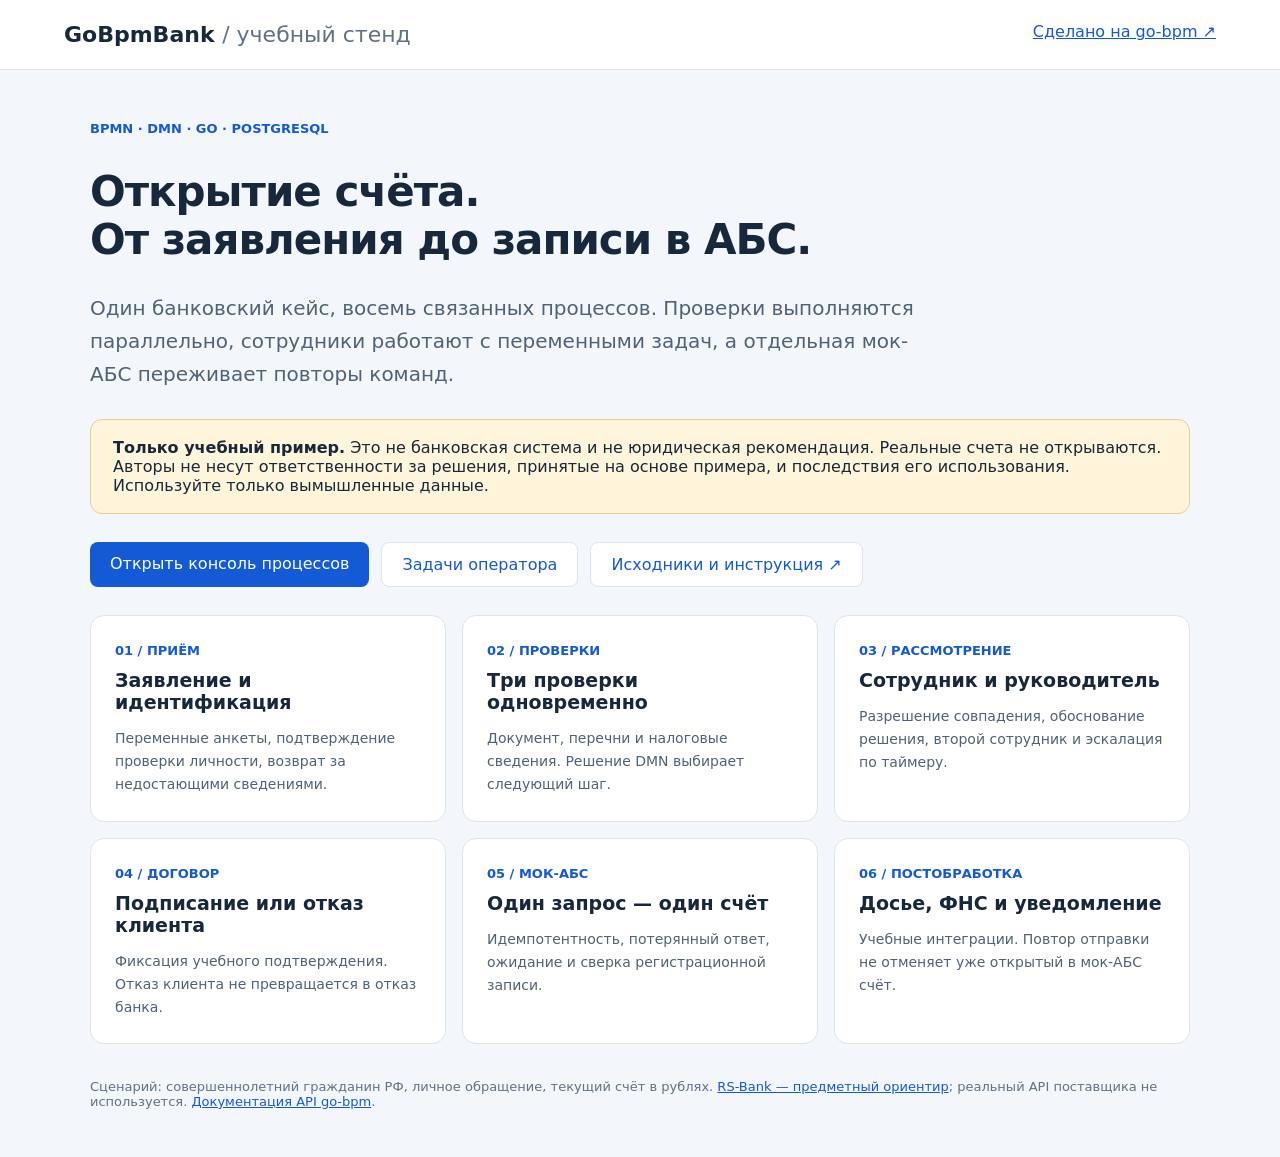
<file: internal/ui/index.html>
<!doctype html><html lang="ru"><meta charset="utf-8"><meta name="viewport" content="width=device-width,initial-scale=1"><title>GoBpmBank — учебный банк</title>
<style>
:root{font-family:system-ui,sans-serif;color:#17273c;background:#f3f6fa}*{box-sizing:border-box}body{margin:0}header{padding:22px 5%;background:#fff;border-bottom:1px solid #dce3ec;display:flex;justify-content:space-between}a{color:#145ad4}header strong{font-size:22px}main{max-width:1150px;margin:48px auto;padding:0 25px}h1{font-size:42px;line-height:1.15;max-width:850px;letter-spacing:-1px}p{line-height:1.65}.lead{font-size:20px;color:#506277;max-width:850px}.notice{background:#fff5da;border:1px solid #e6ce8a;border-radius:12px;padding:18px 22px;margin:28px 0}.grid{display:grid;grid-template-columns:repeat(3,1fr);gap:16px}.card{display:block;padding:24px;background:#fff;border:1px solid #dce3ec;border-radius:14px;text-decoration:none;color:inherit}.card:hover{border-color:#145ad4}.n{font-size:13px;color:#145ad4;font-weight:700}h2{font-size:19px;margin:10px 0}.card p{font-size:14px;color:#506277;margin-bottom:0}.actions{display:flex;gap:12px;margin:28px 0}.btn{background:#145ad4;color:#fff;padding:12px 20px;border-radius:8px;text-decoration:none}.secondary{background:white;color:#145ad4;border:1px solid #dce3ec}code{font-family:monospace}footer{margin:35px 0;color:#617186;font-size:13px}@media(max-width:750px){.grid{grid-template-columns:1fr}h1{font-size:32px}header{gap:20px}.actions{flex-wrap:wrap}}
</style>
<header><strong>GoBpmBank <span style="font-weight:400;color:#617186">/ учебный стенд</span></strong><a href="https://go-bpm.tech/">Сделано на go-bpm ↗</a></header>
<main><p class="n">BPMN · DMN · GO · POSTGRESQL</p><h1>Открытие счёта.<br>От заявления до записи в АБС.</h1><p class="lead">Один банковский кейс, восемь связанных процессов. Проверки выполняются параллельно, сотрудники работают с переменными задач, а отдельная мок-АБС переживает повторы команд.</p>
<div class="notice"><strong>Только учебный пример.</strong> Это не банковская система и не юридическая рекомендация. Реальные счета не открываются. Авторы не несут ответственности за решения, принятые на основе примера, и последствия его использования. Используйте только вымышленные данные.</div>
<div class="actions"><a class="btn" href="/ui/">Открыть консоль процессов</a><a class="btn secondary" href="/ui/#/tasks?user=operator&amp;groups=operators">Задачи оператора</a><a class="btn secondary" href="https://github.com/nicolas-vp/go-bpm-bank">Исходники и инструкция ↗</a></div>
<div class="grid">
<a class="card" href="/ui/#/instances?process=CollectApplication"><span class="n">01 / ПРИЁМ</span><h2>Заявление и идентификация</h2><p>Переменные анкеты, подтверждение проверки личности, возврат за недостающими сведениями.</p></a>
<a class="card" href="/ui/#/instances?process=AutomatedChecks"><span class="n">02 / ПРОВЕРКИ</span><h2>Три проверки одновременно</h2><p>Документ, перечни и налоговые сведения. Решение DMN выбирает следующий шаг.</p></a>
<a class="card" href="/ui/#/instances?process=ComplianceReview"><span class="n">03 / РАССМОТРЕНИЕ</span><h2>Сотрудник и руководитель</h2><p>Разрешение совпадения, обоснование решения, второй сотрудник и эскалация по таймеру.</p></a>
<a class="card" href="/ui/#/instances?process=ConcludeContract"><span class="n">04 / ДОГОВОР</span><h2>Подписание или отказ клиента</h2><p>Фиксация учебного подтверждения. Отказ клиента не превращается в отказ банка.</p></a>
<a class="card" href="/ui/#/instances?process=OpenCoreAccount"><span class="n">05 / МОК-АБС</span><h2>Один запрос — один счёт</h2><p>Идемпотентность, потерянный ответ, ожидание и сверка регистрационной записи.</p></a>
<a class="card" href="/ui/#/instances?process=PostOpening"><span class="n">06 / ПОСТОБРАБОТКА</span><h2>Досье, ФНС и уведомление</h2><p>Учебные интеграции. Повтор отправки не отменяет уже открытый в мок-АБС счёт.</p></a>
</div><footer>Сценарий: совершеннолетний гражданин РФ, личное обращение, текущий счёт в рублях. <a href="https://www.softlab.ru/products/rs-bank/">RS-Bank — предметный ориентир</a>; реальный API поставщика не используется. <a href="https://go-bpm.tech/docs/api/">Документация API go-bpm</a>.</footer></main></html>
</file>
